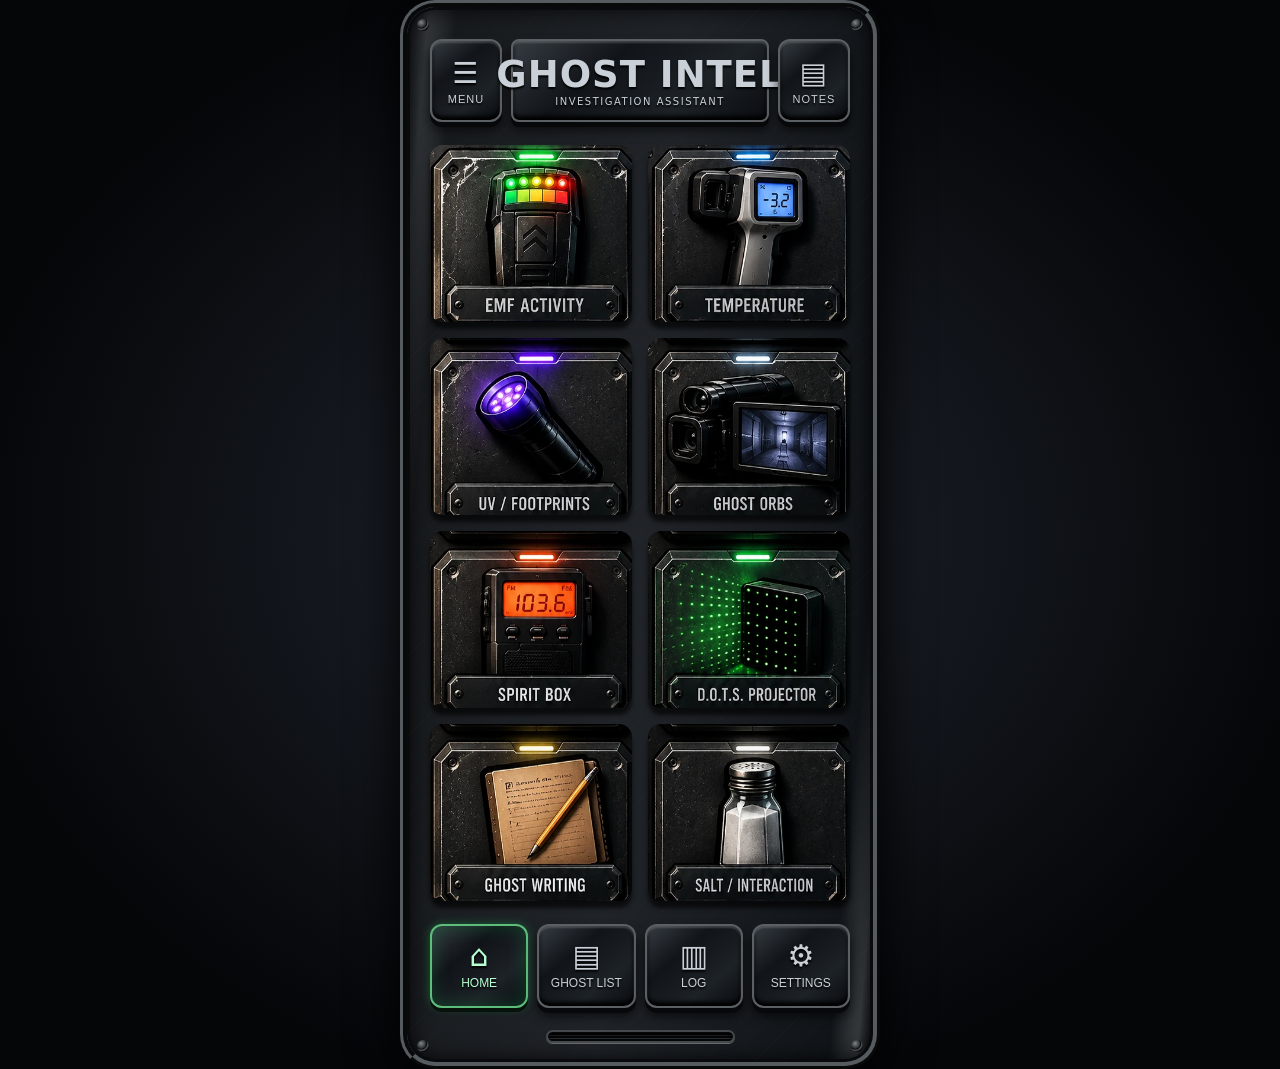
<file: index.html>
<!doctype html>
<html lang="en"><head><meta charset="utf-8"><meta name="viewport" content="width=device-width,initial-scale=1,viewport-fit=cover"><meta name="theme-color" content="#0a0c10"><title>Ghost Intel — Device Dashboard</title><link rel="stylesheet" href="styles.css?v=beta-behavior-1"></head>
<body><main class="device" aria-label="Ghost Intel device dashboard">
<header class="device-header"><button class="small-key" id="menuBtn" aria-label="Open menu"><span class="menu-icon">☰</span><span>MENU</span></button><div class="nameplate"><strong>GHOST INTEL</strong><small>INVESTIGATION ASSISTANT</small></div><button class="small-key" id="notesBtn" aria-label="Notes"><span class="menu-icon">▤</span><span>NOTES</span></button></header>
<button type="button" id="tempBanner" class="temp-banner" hidden aria-label="Temperature check status"><span class="temp-banner-top"><strong>THERMOMETER</strong><span id="tempBannerPct">100% left</span></span><span class="temp-track"><span id="tempBannerFill"></span></span><span id="tempBannerTime">Next check in 3:00</span></button>
<section class="control-grid" aria-label="Observation equipment">
<button class="equipment" data-id="emf" aria-label="EMF Activity"><img src="assets/emf.webp" alt="" draggable="false"></button>
<button class="equipment" data-id="temperature" aria-label="Temperature"><img src="assets/temperature.webp" alt="" draggable="false"></button>
<button class="equipment" data-id="uv" aria-label="UV and Footprints"><img src="assets/uv.webp" alt="" draggable="false"></button>
<button class="equipment" data-id="orbs" aria-label="Ghost Orbs"><img src="assets/orbs.webp" alt="" draggable="false"></button>
<button class="equipment" data-id="spirit" aria-label="Spirit Box"><img src="assets/spirit.webp" alt="" draggable="false"></button>
<button class="equipment" data-id="dots" aria-label="D.O.T.S. Projector"><img src="assets/dots.webp" alt="" draggable="false"></button>
<button class="equipment" data-id="writing" aria-label="Ghost Writing"><img src="assets/writing.webp" alt="" draggable="false"></button>
<button class="equipment" data-id="salt" aria-label="Salt and Interaction"><img src="assets/salt.webp" alt="" draggable="false"></button>
</section>
<nav class="device-nav" aria-label="Device navigation"><button class="nav-key active" data-page="home"><span class="nav-symbol">⌂</span><span>HOME</span></button><button class="nav-key" data-page="ghosts"><span class="nav-symbol">▤</span><span>GHOST LIST</span></button><button class="nav-key" data-page="log"><span class="nav-symbol">▥</span><span>LOG</span></button><button class="nav-key" data-page="settings"><span class="nav-symbol">⚙</span><span>SETTINGS</span></button></nav>
<div class="speaker" aria-hidden="true"></div><div class="corner c1"></div><div class="corner c2"></div><div class="corner c3"></div><div class="corner c4"></div>
</main>
<div class="toast" id="toast" role="status" aria-live="polite"></div>
<div class="drawer" id="drawer" hidden><div class="drawer-card"><div class="drawer-head"><strong id="drawerTitle">Ghost Intel</strong><button id="closeDrawer" aria-label="Close">×</button></div><p id="drawerMessage"></p><div class="drawer-actions"><a href="investigation-original.html">Open original investigation prototype</a><button id="dismissDrawer">Back to device</button></div></div></div>
<script src="app.js?v=beta-behavior-plain-4"></script></body></html>
</file>
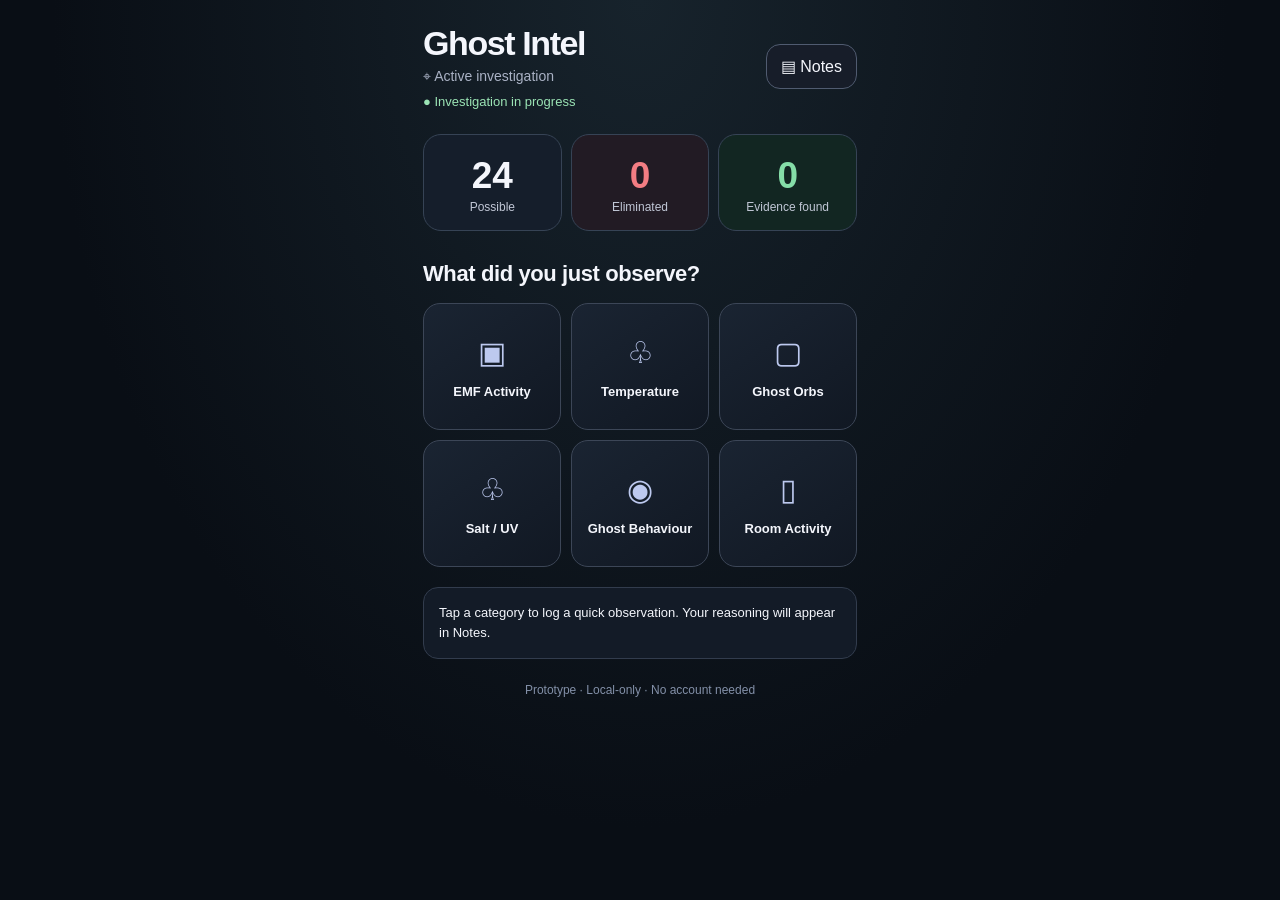
<file: investigation-original.html>
<!doctype html><html lang="en"><head><meta charset="utf-8"><meta name="viewport" content="width=device-width,initial-scale=1,viewport-fit=cover"><meta name="theme-color" content="#090e15"><title>Ghost Intel · Prototype</title><style>
:root{color-scheme:dark;font-family:-apple-system,BlinkMacSystemFont,'Segoe UI',sans-serif;background:#090e15;color:#f4f6fc}*{box-sizing:border-box}body{margin:0;min-height:100dvh;background:radial-gradient(ellipse at 50% 0%,#17232c 0%,#090e15 65%)}button{font:inherit;cursor:pointer;color:inherit}button:focus-visible{outline:2px solid #b5a2ff;outline-offset:3px}.app{width:min(100%,470px);margin:auto;padding:calc(env(safe-area-inset-top) + 24px) 18px calc(env(safe-area-inset-bottom) + 24px)}header{display:flex;align-items:center;justify-content:space-between;gap:12px}h1{font-size:34px;letter-spacing:-1.4px;margin:0}h2{font-size:22px;margin:22px 0 16px;letter-spacing:-.4px}.muted{color:#aab2c5}.sub{font-size:14px;margin-top:5px}.status{color:#9be4b5;margin-top:9px;font-size:13px}.notes-btn,.outline{background:#171d29;border:1px solid #505b70;border-radius:14px;padding:12px 14px;white-space:nowrap}.stats{display:grid;grid-template-columns:repeat(3,1fr);gap:9px;margin:25px 0 30px}.stat{background:#151e2b;border:1px solid #364355;border-radius:18px;text-align:center;padding:20px 4px 16px}.stat:nth-child(2){background:#221b24}.stat:nth-child(3){background:#122622}.num{font-size:37px;font-weight:750}.stat:nth-child(2) .num{color:#f37d83}.stat:nth-child(3) .num{color:#85dda8}.label{font-size:12px;color:#c1c7d6;margin-top:3px}.tiles{display:grid;grid-template-columns:repeat(3,1fr);gap:10px}.tile{min-height:127px;border-radius:17px;background:linear-gradient(145deg,#1a2432,#111823);border:1px solid #3c4657;display:flex;align-items:center;justify-content:center;flex-direction:column;gap:14px;padding:10px 4px;font-size:13px;font-weight:650;text-align:center}.tile .ico{font-size:30px;font-weight:400;color:#bdc9ef}.tile:active,.tile.active{border-color:#a276ff;background:#242039}.summary{margin-top:20px;border:1px solid #323c4d;background:#131b27;padding:15px;border-radius:15px;font-size:13px;line-height:1.55}.summary b{color:#d8dfff}.bottom{position:fixed;inset:0;background:#0009;display:flex;align-items:flex-end;justify-content:center;z-index:10}.sheet{background:linear-gradient(#1b2029,#10151d);border:1px solid #3d4655;border-radius:29px 29px 0 0;padding:15px 20px calc(env(safe-area-inset-bottom) + 25px);width:min(100%,470px);max-height:88dvh;overflow-y:auto;box-shadow:0 -20px 70px #0009}.handle{width:54px;height:5px;background:#606676;border-radius:5px;margin:0 auto 23px}.sheet-head{display:flex;justify-content:space-between;align-items:center;gap:10px}.sheet-title{font-size:26px;font-weight:750}.close{border:1px solid #4a5260;background:#282e39;border-radius:50%;width:40px;height:40px;font-size:24px}.progress{height:7px;background:#343944;border-radius:10px;overflow:hidden;margin:23px 0 7px}.fill{height:100%;background:#709df0;transition:width .2s}.progress-label{font-size:12px;color:#bbc4d6;text-align:right}.question{font-size:20px;font-weight:650;text-align:center;margin:24px 0}.answers{display:grid;grid-template-columns:1fr 1fr;gap:12px}.answer{border-radius:14px;padding:17px 10px;font-size:20px;font-weight:700;border:1px solid}.yes{background:#173028;border-color:#7fe4ae}.no{background:#301d23;border-color:#ff6d79}.skip{grid-column:span 2;background:#2a303a;border-color:#667083;font-size:16px}.hint{font-size:13px;line-height:1.5;color:#b9c2d5;margin:18px 0 0}.actions{display:flex;gap:8px;flex-wrap:wrap;margin-top:17px}.small{font-size:13px;padding:9px 11px;border-radius:10px;border:1px solid #465367;background:#202a39}.notes{position:fixed;inset:0;z-index:20;background:#0b1018;overflow-y:auto}.notes-inner{width:min(100%,470px);margin:auto;padding:calc(env(safe-area-inset-top) + 20px) 18px calc(env(safe-area-inset-bottom) + 30px)}.entry{border:1px solid #384255;border-radius:15px;padding:14px;margin:12px 0;background:#151c27}.entry-head{display:flex;justify-content:space-between;gap:12px;align-items:start}.entry h3{font-size:15px;margin:0 0 6px}.entry p{font-size:13px;color:#c5cde0;line-height:1.55;margin:8px 0}.tag{color:#c5a9ff;font-size:12px}.note-summary{border:1px solid #3c4757;background:#192231;border-radius:16px;padding:16px;line-height:1.6;font-size:14px}.hidden{display:none!important}.barrow{display:flex;justify-content:space-between;gap:12px;font-size:13px;color:#c4cede;margin-top:8px}.pill{border:1px solid #515e73;border-radius:30px;padding:7px 12px;background:#222b3a;font-size:13px}.count{font-size:40px;font-weight:750;text-align:center;margin:8px}.footer{font-size:12px;color:#8390a8;text-align:center;margin-top:24px}@media(max-width:350px){.tile{min-height:112px;font-size:11px}.tile .ico{font-size:25px}h1{font-size:29px}.sheet{padding-left:14px;padding-right:14px}}
</style></head><body><main class="app"><header><div><h1>Ghost Intel</h1><div class="sub muted">⌖ <span id="mapName">Active investigation</span></div><div class="status">● Investigation in progress</div></div><button class="notes-btn" id="notesBtn">▤ Notes <span id="notesCount"></span></button></header><div class="stats"><div class="stat"><div class="num" id="possible">24</div><div class="label">Possible</div></div><div class="stat"><div class="num" id="eliminated">0</div><div class="label">Eliminated</div></div><div class="stat"><div class="num" id="confirmed">0</div><div class="label">Evidence found</div></div></div><h2>What did you just observe?</h2><div class="tiles"><button class="tile" data-kind="emf"><span class="ico">▣</span>EMF Activity</button><button class="tile" data-kind="temp"><span class="ico">♧</span>Temperature</button><button class="tile" data-kind="orbs"><span class="ico">▢</span>Ghost Orbs</button><button class="tile" data-kind="salt"><span class="ico">♧</span>Salt / UV</button><button class="tile" data-kind="behavior"><span class="ico">◉</span>Ghost Behaviour</button><button class="tile" data-kind="room"><span class="ico">▯</span>Room Activity</button></div><div class="summary" id="homeSummary">Tap a category to log a quick observation. Your reasoning will appear in Notes.</div><div class="footer">Prototype · Local-only · No account needed</div></main><div id="overlay" class="bottom hidden" role="dialog" aria-modal="true"><div class="sheet"><div class="handle"></div><div class="sheet-head"><div><div class="sheet-title" id="sheetTitle"></div><div class="muted sub">Quick Observation</div></div><button class="close" id="closeSheet" aria-label="Close">×</button></div><div id="sheetBody"></div></div></div><section class="notes hidden" id="notesPage"><div class="notes-inner"><header><div><h1>Observation Notes</h1><div class="sub muted">Your investigation's train of thought</div></div><button class="notes-btn" id="backBtn">← Back</button></header><h2>Logical summary</h2><div class="note-summary" id="logicSummary"></div><h2>Observation sequence</h2><div id="entries"></div><div class="actions"><button class="small" id="undoBtn">↶ Undo last</button><button class="small" id="resetBtn">Start new investigation</button></div></div></section><script>
const KEY='ghost-intel-prototype-v1';const GHOSTS=['Banshee','Demon','Deogen','Goryo','Hantu','Jinn','Mare','Moroi','Myling','Obake','Oni','Onryo','Phantom','Poltergeist','Raiju','Revenant','Shade','Spirit','Thaye','The Mimic','The Twins','Wraith','Yokai','Yurei'];let state={events:[],emf:0,orbAngles:0,tempChecks:0,roomChecks:0};try{state={...state,...JSON.parse(localStorage.getItem(KEY)||'{}')}}catch{}let kind='',step=0,answers=[];const $=id=>document.getElementById(id),save=()=>{localStorage.setItem(KEY,JSON.stringify(state));render()};const titles={emf:'EMF Activity',temp:'Temperature',orbs:'Ghost Orbs',salt:'Salt / UV',behavior:'Ghost Behaviour',room:'Room Activity'};
const questions={salt:[{q:'Did the ghost disturb a salt pile?',yes:'A confirmed ghost salt disturbance rules out Wraith.',no:'An untouched pile does not confirm Wraith.',yesElim:['Wraith'],noNext:2},{q:'Did you see UV footprints after the disturbance?',yes:'UV footprints support UV evidence when validly observed.',no:'Missing footprints alone is inconclusive; they can be missed or disappear.',yesEvidence:'Ultraviolet'},{q:'Did you confirm the ghost passed through the salt location?',yes:'A confirmed passage without disturbed salt is a Wraith clue, but verify the setup and consider Mimic.',no:'The ghost may not have crossed the salt.'}],behavior:[{q:'Did you observe the ghost during a hunt?',yes:'Hunt observations can help distinguish blinking and speed.',no:'We can check non-hunt behaviour instead.',noNext:3},{q:'Was it invisible for unusually long periods?',yes:'Long invisible phases support Phantom, but are not proof.',no:'No strong Phantom blink clue was observed.'},{q:'Did it become extremely slow when very close to a player?',yes:'Very slow movement close to a player supports Deogen.',no:'No close-range Deogen clue was confirmed.'},{q:'Did multiple objects fly almost simultaneously?',yes:'A mass object throw supports Poltergeist; Mimic remains possible.',no:'No mass-throw clue was observed.'},{q:'Did a ghost disappear immediately when photographed during a ghost event?',yes:'A valid disappearance on photo is a strong Phantom-specific clue.',no:'No Phantom photo clue was confirmed.'}],room:[{q:'Did the ghost interact with objects in the same room repeatedly?',yes:'Repeated interactions support this room as an active area.',no:'No repeated interactions confirmed.'},{q:'Was this room consistently colder than nearby rooms?',yes:'Lower temperatures support this room as a likely favourite.',no:'No consistent cold-room clue.'},{q:'Did motion sensors suggest the ghost returned here?',yes:'Repeated returns add support, but do not prove the favourite room.',no:'No repeated return pattern confirmed.'}]};
function event(title,answer,meaning,extra={}){state.events.push({title,answer,meaning,time:new Date().toLocaleTimeString([],{hour:'numeric',minute:'2-digit'}),...extra});save()}
function updateStats(){const elim=new Set(state.events.flatMap(e=>e.elim||[]));const evid=new Set(state.events.map(e=>e.evidence).filter(Boolean));$('possible').textContent=GHOSTS.length-elim.size;$('eliminated').textContent=elim.size;$('confirmed').textContent=evid.size;$('notesCount').textContent=state.events.length||'';return{elim,evid}}
function render(){const{elim,evid}=updateStats();$('homeSummary').innerHTML=state.events.length?`<b>${state.events.length} observation${state.events.length!==1?'s':''} logged.</b> ${elim.size?Array.from(elim).join(', ')+' eliminated. ':''}${evid.size?'Evidence: '+Array.from(evid).join(', ')+'. ':''}Open Notes to follow the reasoning.`:'Tap a category to log a quick observation. Your reasoning will appear in Notes.';const parts=[];if(elim.size)parts.push('<b>Eliminated:</b> '+[...elim].join(', ')+'.');if(evid.size)parts.push('<b>Evidence confirmed:</b> '+[...evid].join(', ')+'.');if(state.emf)parts.push(`<b>EMF:</b> ${state.emf} eligible non-5 checks; ${(100*(1-Math.pow(2/3,state.emf))).toFixed(1)}% theoretical chance to have seen EMF 5 by now if available and checks were independent.`);if(state.orbAngles)parts.push(`<b>Orbs:</b> ${state.orbAngles} angle checks logged. Absence does not rule out orbs.`);parts.push('<b>Reminder:</b> Suspicions and negative checks are not proof. Reduced-evidence modes change elimination rules.');$('logicSummary').innerHTML=parts.join('<br><br>');$('entries').innerHTML=state.events.length?state.events.map((e,i)=>`<article class="entry"><div class="entry-head"><div><h3>${i+1}. ${escapeHtml(e.title)}</h3><div class="muted sub">${escapeHtml(e.time)} · Answer: ${escapeHtml(e.answer)}</div></div><span class="tag">${e.elim?'Elimination':e.evidence?'Evidence':'Observation'}</span></div><p><b>What you found:</b> ${escapeHtml(e.title)} — ${escapeHtml(e.answer)}</p><p><b>Logical conclusion:</b> ${escapeHtml(e.meaning)}</p></article>`).join(''):'<p class="muted">No observations logged yet.</p>'}
function escapeHtml(s){return String(s).replace(/[&<>"']/g,c=>({'&':'&amp;','<':'&lt;','>':'&gt;','"':'&quot;',"'":'&#39;'}[c]))}
function open(k){kind=k;step=0;answers=[];$('sheetTitle').textContent=titles[k];$('overlay').classList.remove('hidden');document.querySelectorAll('.tile').forEach(t=>t.classList.toggle('active',t.dataset.kind===k));draw()}
function close(){ $('overlay').classList.add('hidden');document.querySelectorAll('.tile').forEach(t=>t.classList.remove('active'))}
function draw(){const b=$('sheetBody');if(questions[kind]){const q=questions[kind][step];b.innerHTML=`<div class="progress"><div class="fill" style="width:${(step+1)/questions[kind].length*100}%"></div></div><div class="progress-label">Question ${step+1} of ${questions[kind].length}</div><div class="question">${q.q}</div><div class="answers"><button class="answer yes" data-ans="yes">✓ Yes</button><button class="answer no" data-ans="no">× No</button><button class="answer skip" data-ans="skip">Not sure / Skip</button></div><div class="hint">Answers are saved immediately. Each answer advances to the next relevant question.</div>`;b.querySelectorAll('[data-ans]').forEach(btn=>btn.onclick=()=>respond(btn.dataset.ans));return}
if(kind==='emf'){const chance=100*(1-Math.pow(2/3,state.emf));b.innerHTML=`<div class="count">${state.emf} <span style="font-size:15px;color:#aab2c5">/ 7 checks</span></div><div class="progress"><div class="fill" style="width:${Math.min(100,state.emf/7*100)}%"></div></div><div class="barrow"><span>Eligible non-5 interactions</span><span>${chance.toFixed(1)}% detection chance*</span></div><div class="question">What did you observe?</div><div class="answers"><button class="answer yes" id="emfAdd">+ Eligible check</button><button class="answer no" id="emfFive">EMF 5 seen</button><button class="answer skip" id="emfOther">Other EMF / not eligible</button></div><p class="hint">*Theoretical chance of seeing EMF 5 after independent eligible checks, if available. Even at 7+ checks, do not automatically eliminate EMF 5.</p>`;$('emfAdd').onclick=()=>{state.emf++;event('Eligible EMF interaction','No Level 5','A valid non-5 reading adds a trial; it does not eliminate EMF 5.');draw()};$('emfFive').onclick=()=>{event('EMF Level 5','Yes','EMF Level 5 evidence confirmed.',{evidence:'EMF Level 5'});close()};$('emfOther').onclick=()=>{event('Other EMF reading','Observed','This was not counted as a confirmed eligible EMF 5 trial.');close()};return}
if(kind==='temp'){b.innerHTML=`<div class="question">What did the thermometer show?</div><div class="answers"><button class="answer yes" data-t="freezing">Below 1°C</button><button class="answer no" data-t="cold">1–5°C</button><button class="answer skip" data-t="warm">Above 5°C / unsure</button></div><p class="hint">Digital thermometer assumption. A valid reading below 1°C confirms freezing. Other readings do not eliminate it.</p>`;b.querySelectorAll('[data-t]').forEach(x=>x.onclick=()=>{const v=x.dataset.t;state.tempChecks++;event('Temperature check',x.textContent,v==='freezing'?'Valid digital freezing reading confirms Freezing Temperatures.':'Temperature logged. Nonfreezing readings do not eliminate freezing evidence.',v==='freezing'?{evidence:'Freezing Temperatures'}:{});close()});return}
if(kind==='orbs'){b.innerHTML=`<div class="count">${state.orbAngles} <span style="font-size:15px;color:#aab2c5">angles checked</span></div><div class="question">Did you see a Ghost Orb?</div><div class="answers"><button class="answer yes" id="orbYes">✓ Yes</button><button class="answer no" id="orbNo">× No</button><button class="answer skip" id="orbSkip">Not sure</button></div><p class="hint">No orb in one or several camera views is not a definitive exclusion. Reposition the camera or revisit later.</p>`;$('orbYes').onclick=()=>{event('Ghost Orb observed','Yes','Ghost Orbs confirmed. Remember that The Mimic can produce extra orbs.',{evidence:'Ghost Orbs'});close()};$('orbNo').onclick=()=>{state.orbAngles++;event('Ghost Orb camera angle','No orb observed','No orb in this angle; change the angle and revisit. This does not eliminate Ghost Orbs.');draw()};$('orbSkip').onclick=close;return}}
function respond(a){const q=questions[kind][step];if(a==='skip'){event(q.q,'Not sure','No conclusion drawn from this answer.');close();return}const yes=a==='yes';const extra={};if(yes&&q.yesElim)extra.elim=q.yesElim;if(yes&&q.yesEvidence)extra.evidence=q.yesEvidence;event(q.q,yes?'Yes':'No',yes?q.yes:q.no,extra);let next=(!yes&&q.noNext!==undefined)?q.noNext:step+1;if(next>=questions[kind].length){close();return}step=next;draw()}
document.querySelectorAll('.tile').forEach(b=>b.onclick=()=>open(b.dataset.kind));$('closeSheet').onclick=close;$('overlay').addEventListener('click',e=>{if(e.target===$('overlay'))close()});$('notesBtn').onclick=()=>{$('notesPage').classList.remove('hidden');render()};$('backBtn').onclick=()=>$('notesPage').classList.add('hidden');$('undoBtn').onclick=()=>{state.events.pop();state.emf=state.events.filter(e=>e.title==='Eligible EMF interaction').length;state.orbAngles=state.events.filter(e=>e.title==='Ghost Orb camera angle').length;save()};$('resetBtn').onclick=()=>{if(confirm('Start a new investigation and clear all logged observations?')){state={events:[],emf:0,orbAngles:0,tempChecks:0,roomChecks:0};save()}};render();
</script></body></html>
</file>
<file: styles.css>
:root{color-scheme:dark;font-family:Impact,'Arial Narrow',system-ui,sans-serif;-webkit-tap-highlight-color:transparent}*{box-sizing:border-box}html{background:#07090c}body{margin:0;min-height:100dvh;display:flex;justify-content:center;align-items:center;background:radial-gradient(ellipse at center,#202630,#050608 75%);color:#d4d8dd}.device{--pad:clamp(12px,3.6vw,23px);width:min(100%,480px);min-height:100dvh;position:relative;display:flex;flex-direction:column;gap:clamp(14px,2.5dvh,24px);padding:calc(env(safe-area-inset-top) + 25px) var(--pad) calc(env(safe-area-inset-bottom) + 19px);overflow:hidden;background:linear-gradient(95deg,#121519,#34383c 4%,#181b1e 9%,#202429 50%,#111519 92%,#3b4043 97%,#0c0e11);border-inline:5px ridge #44494e;box-shadow:inset 0 0 0 3px #080a0d,inset 0 0 25px #000,0 10px 50px #000}.device:before{content:"";position:absolute;inset:0;pointer-events:none;opacity:.23;background:repeating-linear-gradient(135deg,transparent 0 3px,#fff1 3.2px 3.5px,transparent 4px 19px)}.device-header,.control-grid,.device-nav,.speaker{position:relative;z-index:1}.device-header{display:grid;grid-template-columns:72px 1fr 72px;gap:9px;align-items:stretch;min-height:83px}.nameplate,.small-key,.nav-key{border:2px solid #5b6064;background:linear-gradient(140deg,#363c42,#111419 35%,#1d2227 70%,#090c10);box-shadow:inset 0 2px 2px #a1a6a64d,inset 0 -4px 4px #000,0 5px 0 #070809,0 8px 12px #000a;color:#c9d0d7;text-shadow:0 2px 2px #000}.nameplate{display:flex;flex-direction:column;align-items:center;justify-content:center;border-radius:8px;min-width:0;padding:8px 1px}.nameplate strong{font-size:clamp(22px,6.2vw,37px);letter-spacing:1px;white-space:nowrap;line-height:1.12}.nameplate small{font-size:clamp(7px,1.75vw,10px);letter-spacing:1.5px;white-space:nowrap}.small-key{border-radius:12px;display:flex;flex-direction:column;align-items:center;justify-content:center;gap:3px;font-size:11px;letter-spacing:1px;cursor:pointer}.menu-icon{font-family:system-ui;font-size:29px;line-height:1.2}.control-grid{display:grid;grid-template-columns:repeat(2,minmax(0,1fr));gap:clamp(12px,2.5vw,17px);flex:1;align-content:center}.equipment{position:relative;display:block;width:100%;aspect-ratio:1.14/1;min-height:0;border:0;background:#17191c;border-radius:16px;padding:0;cursor:pointer;filter:drop-shadow(0 7px 2px #000a);transform:translateY(0);transition:transform 100ms ease,filter 100ms ease,brightness 100ms ease;touch-action:manipulation}.equipment img{width:100%;height:100%;object-fit:fill;display:block;border-radius:13px;user-select:none;pointer-events:none}.equipment:active,.equipment.pressed{transform:translateY(5px) scale(.985);filter:brightness(.67) drop-shadow(0 1px 1px #0008)}.equipment:focus-visible,.small-key:focus-visible,.nav-key:focus-visible{outline:3px solid #a8f4ca;outline-offset:3px}.device-nav{display:grid;grid-template-columns:repeat(4,minmax(0,1fr));gap:9px}.nav-key{min-width:0;border-radius:12px;min-height:84px;display:flex;flex-direction:column;justify-content:center;align-items:center;gap:5px;font-size:clamp(9px,2.1vw,12px);cursor:pointer}.nav-key.active{color:#b5ffd2;border-color:#5ebd7b;box-shadow:inset 0 0 17px #146c3880,0 4px 0 #07120a,0 0 10px #1ba05277}.nav-symbol{font-family:system-ui;font-size:30px;line-height:1}.small-key:active,.nav-key:active{transform:translateY(4px);filter:brightness(.72)}.speaker{height:13px;width:45%;margin:0 auto;border:2px solid #45494b;border-radius:20px;background:repeating-linear-gradient(0deg,#060708 0 2px,#2b2e31 2px 3px);box-shadow:inset 0 3px 5px #000,0 1px 0 #65696b}.corner{position:absolute;width:12px;height:12px;border-radius:50%;background:radial-gradient(circle at 35% 30%,#80868a,#24282d 43%,#050608 48%,#555a60 58%,#090a0b 72%);z-index:2}.c1{top:12px;left:10px}.c2{top:12px;right:10px}.c3{bottom:10px;left:10px}.c4{bottom:10px;right:10px}.toast{position:fixed;z-index:5;bottom:22px;left:50%;transform:translate(-50%,15px);background:#171e23;border:1px solid #58666b;color:#e5f4e9;border-radius:12px;padding:12px 18px;font:14px system-ui;max-width:90vw;opacity:0;pointer-events:none;transition:.2s}.toast.show{opacity:1;transform:translate(-50%,0)}.drawer{position:fixed;z-index:10;inset:0;background:#000b;display:grid;place-items:center;padding:18px}.drawer[hidden]{display:none}.drawer-card{width:min(100%,410px);border:2px solid #667078;border-radius:18px;padding:22px;background:linear-gradient(145deg,#30373c,#101317);box-shadow:0 20px 60px #000;color:#e5ebed;font:15px system-ui}.drawer-head{display:flex;justify-content:space-between;align-items:center;font-size:20px}.drawer-head button{background:#20272c;border:1px solid #667078;border-radius:8px;color:white;font-size:25px;width:42px;height:42px}.drawer-actions{display:flex;flex-direction:column;gap:10px}.drawer-actions a,.drawer-actions button{background:#202b31;border:1px solid #5b6a70;color:#e9f5f0;border-radius:9px;padding:13px;text-align:center;text-decoration:none;font:14px system-ui;cursor:pointer}@media(min-width:500px){.device{min-height:min(94dvh,900px);border:7px ridge #555b5e;border-radius:35px;padding-top:32px}.control-grid{gap:16px}}@media(max-height:720px){.device{gap:9px;padding-top:calc(env(safe-area-inset-top) + 13px);padding-bottom:calc(env(safe-area-inset-bottom) + 9px)}.device-header{min-height:65px;grid-template-columns:62px 1fr 62px}.nav-key{min-height:63px}.nav-symbol{font-size:23px}.equipment{aspect-ratio:1.32/1}.speaker{height:8px}}@media(prefers-reduced-motion:reduce){*,*:before,*:after{transition:none!important}}


.drawer-actions[hidden]{display:none}
.emf-prompt{display:block;margin:16px 0 18px;font-weight:700;font-size:18px}
.emf-levels{display:grid;grid-template-columns:repeat(5,minmax(0,1fr));gap:7px;margin-bottom:19px}
.emf-level{min-width:0;min-height:82px;display:flex;flex-direction:column;align-items:center;justify-content:center;gap:9px;color:#eef3f5;background:linear-gradient(145deg,#404951,#151a1e 65%);border:2px solid #66717b;border-radius:10px;box-shadow:inset 0 2px 1px #ffffff30,inset 0 -4px 3px #0009,0 5px 0 #07090b;touch-action:manipulation;cursor:pointer}
.emf-level:active{transform:translateY(4px);box-shadow:inset 0 3px 8px #000}
.emf-level strong{font-size:26px}.emf-dot{width:13px;height:13px;border-radius:50%;background:var(--led);box-shadow:0 0 10px var(--led)}
.emf-1{--led:#50e87b}.emf-2{--led:#a8ed50}.emf-3{--led:#f5d650}.emf-4{--led:#f49a47}.emf-5{--led:#f05256}
.emf-warning,.emf-status,.emf-feedback{display:block;font:13px/1.45 system-ui}
.emf-warning{padding:12px;border:1px solid #9e7a3d;border-radius:10px;color:#f5d7a2;background:#362d1c}
.emf-warning strong{display:block;margin-bottom:4px}
.emf-status{margin-top:16px;color:#b7e7c6;font-weight:700}
.emf-feedback{min-height:36px;margin-top:10px;color:#d5dde3}
.emf-undo{width:100%;min-height:44px;border:1px solid #68747c;border-radius:9px;background:#232b31;color:#e7eff1;font:14px system-ui}
.emf-undo:disabled{opacity:.4}
@media(max-width:360px){.drawer-card{padding:15px}.emf-levels{gap:4px}.emf-level{min-height:70px}}


/* EMF evidence status: illuminated device-frame overlay, original artwork unchanged */
.equipment.evidence-confirmed{isolation:isolate;filter:drop-shadow(0 0 9px #23ef70) drop-shadow(0 0 3px #18d653)}
.equipment.evidence-confirmed::after{content:"";position:absolute;inset:3px;border:4px solid #43fa81;border-radius:13px;pointer-events:none;box-shadow:inset 0 0 12px #22f76d,0 0 13px #18fa69;clip-path:polygon(0 8%,8% 0,92% 0,100% 8%,100% 92%,92% 100%,8% 100%,0 92%);}
.emf-five-confirmed{border-color:#ff6565!important;background:linear-gradient(145deg,#803038,#3b1217 75%)!important;box-shadow:inset 0 0 18px #fc3b50,0 0 12px #ff364f,0 5px 0 #18090b!important}
.emf-five-confirmed strong{color:#fff}
.emf-confirmed{display:block;margin:-4px 0 15px;padding:12px;text-align:center;color:#ffb9b9;border:2px solid #e74851;background:#451b23;border-radius:10px;font:700 14px system-ui;box-shadow:0 0 12px #d92b3d65}
.emf-confirmed[hidden]{display:none}


.emf-running-panel{display:flex;flex-direction:column;gap:12px;align-items:center;margin:14px 0;padding:16px 10px;border:2px solid #a44646;border-radius:13px;background:linear-gradient(155deg,#401b22,#1c1115);box-shadow:inset 0 0 16px #ef343327}
.emf-running-panel[hidden]{display:none}
.emf-running-label{text-align:center;color:#ffd0cb;font:700 12px/1.5 system-ui;letter-spacing:.4px}
.emf-timer{font:700 clamp(38px,12vw,56px)/1.2 ui-monospace,monospace;letter-spacing:2px;color:#fff;font-variant-numeric:tabular-nums}
.emf-stop{width:100%;min-height:82px;border:3px solid #ff9d98;border-radius:14px;background:linear-gradient(160deg,#f0443d,#9d1019);color:#fff;font:900 clamp(20px,6vw,27px) system-ui;box-shadow:inset 0 3px 2px #ffffff55,0 6px 0 #470b10,0 0 20px #ff2d3966;touch-action:manipulation}
.emf-stop:active{transform:translateY(5px);box-shadow:inset 0 2px 6px #42080b}
.emf-level:disabled{opacity:.36;filter:grayscale(.5);cursor:not-allowed}
.emf-level.emf-running{opacity:1;filter:none;border-color:#f8f5c5;box-shadow:inset 0 0 12px #e6e9b13b,0 0 13px #fff3ad70}


.emf-clear{display:block;width:100%;min-height:48px;margin-top:12px;border:2px solid #b96c64;border-radius:9px;background:linear-gradient(145deg,#4d2829,#26191b);color:#ffe5e0;font:800 14px system-ui;letter-spacing:.6px;cursor:pointer}
.emf-clear:disabled{opacity:.4;cursor:not-allowed}
.emf-clear-confirm{display:flex;flex-direction:column;gap:10px;margin-top:12px;padding:14px;border:1px solid #d18479;border-radius:10px;background:#301d20;font:13px/1.4 system-ui}
.emf-clear-confirm[hidden]{display:none}
.emf-clear-confirm strong{color:#ffe4df}.emf-clear-confirm span{color:#d5c9c7}
.emf-clear-actions{display:grid;grid-template-columns:1fr 1fr;gap:9px}
.emf-clear-actions button{min-height:46px;border-radius:8px;border:1px solid #a96e67;background:#3e2b2d;color:white;font:700 12px system-ui}
.emf-clear-actions button:first-child{background:#a52e31;border-color:#f1a5a0}


/* Mobile modal accessibility: never trap controls below the viewport */
.drawer{overflow-y:auto;overscroll-behavior:contain;align-items:center;justify-items:center;padding:calc(env(safe-area-inset-top) + 12px) 12px calc(env(safe-area-inset-bottom) + 20px);-webkit-overflow-scrolling:touch}
.drawer-card{max-height:calc(100dvh - env(safe-area-inset-top) - env(safe-area-inset-bottom) - 36px);overflow-y:auto;overscroll-behavior:contain;-webkit-overflow-scrolling:touch;min-height:0}
.drawer-head{position:sticky;top:-22px;z-index:3;padding:8px 0;background:#2c3237}
#drawerMessage{margin:0;min-width:0}
.emf-clear-confirm{scroll-margin-bottom:24px}
.emf-clear-actions{position:relative;z-index:2}
@media(max-width:400px){.drawer-card{padding:16px}.drawer-head{top:-16px}.emf-level{min-height:72px}.emf-prompt{margin:12px 0}.emf-warning{padding:10px}}


/* iPhone Safari bottom address bar: reserve a permanent unobstructed action zone */
.drawer{display:flex;align-items:flex-start;justify-content:center;padding:calc(env(safe-area-inset-top) + 12px) 12px calc(env(safe-area-inset-bottom) + 112px);overflow-y:auto}
.drawer-card{width:min(100%,410px);max-height:calc(100dvh - env(safe-area-inset-top) - env(safe-area-inset-bottom) - 144px);overflow-y:auto;flex-shrink:0;padding-bottom:24px;scroll-padding-bottom:32px}
.emf-clear-confirm{scroll-margin-bottom:35px}
@media(min-width:700px){.drawer{align-items:center;padding-bottom:24px}.drawer-card{max-height:calc(100dvh - 60px)}}


.emf-checks{display:grid;grid-template-columns:repeat(7,minmax(0,1fr));gap:5px;margin:12px 0}
.emf-check{display:flex;justify-content:center;align-items:center;min-width:0;aspect-ratio:1;border:2px solid #626d74;border-radius:7px;background:#182026;color:#a9b5bb;font:700 13px system-ui}
.emf-check.checked{background:#22583b;border-color:#58e38a;color:#e3ffeb;box-shadow:0 0 8px #35e67855}
.emf-check.checked::before{content:'✓';margin-right:2px}
.emf-caution{display:block;font:12px/1.45 system-ui;color:#f4d39b;margin:8px 0}
.emf-caution[hidden]{display:none}


/* EMF full-screen fit: one fixed device panel, no internal scrolling */
.drawer:has(#emfChecks){padding:calc(env(safe-area-inset-top) + 8px) 8px calc(env(safe-area-inset-bottom) + 80px);overflow:hidden;align-items:center}
.drawer:has(#emfChecks) .drawer-card{width:min(100%,480px);max-height:calc(100dvh - env(safe-area-inset-top) - env(safe-area-inset-bottom) - 100px);height:auto;overflow:visible;padding:clamp(10px,2.3dvh,18px);display:flex;flex-direction:column}
.drawer:has(#emfChecks) .drawer-head{position:static;padding:0;background:transparent;flex-shrink:0}
.drawer:has(#emfChecks) #drawerMessage{display:flex;flex-direction:column;gap:clamp(5px,1dvh,11px);min-height:0}
.drawer:has(#emfChecks) .emf-prompt{margin:0;font-size:clamp(14px,2.2dvh,18px)}
.drawer:has(#emfChecks) .emf-levels{margin:0;gap:5px}
.drawer:has(#emfChecks) .emf-level{min-height:clamp(52px,9dvh,82px);gap:4px}
.drawer:has(#emfChecks) .emf-level strong{font-size:clamp(20px,3.5dvh,26px)}
.drawer:has(#emfChecks) .emf-warning{padding:8px 10px;font-size:clamp(11px,1.55dvh,13px);line-height:1.3}
.drawer:has(#emfChecks) .emf-status{margin:0;font-size:clamp(12px,1.8dvh,14px)}
.drawer:has(#emfChecks) .emf-checks{margin:0;gap:4px}
.drawer:has(#emfChecks) .emf-check{aspect-ratio:auto;height:clamp(32px,5.5dvh,49px)}
.drawer:has(#emfChecks) .emf-feedback{margin:0;min-height:0;font-size:clamp(11px,1.6dvh,13px);line-height:1.3}
.drawer:has(#emfChecks) .emf-undo,.drawer:has(#emfChecks) .emf-clear{min-height:clamp(38px,5.5dvh,48px);margin:0}
.drawer:has(#emfChecks) .emf-clear-confirm{margin:0;padding:9px;gap:5px;font-size:12px}
.drawer:has(#emfChecks) .emf-clear-actions button{min-height:38px}
@media(max-height:750px){.drawer:has(#emfChecks) .drawer-card{padding:9px}.drawer:has(#emfChecks) #drawerMessage{gap:5px}.drawer:has(#emfChecks) .emf-warning{padding:6px}.drawer:has(#emfChecks) .emf-level{min-height:50px}.drawer:has(#emfChecks) .emf-dot{width:9px;height:9px}}


/* Confirmation occupies the panel rather than extending it */
.drawer:has(#emfChecks) .drawer-card{position:relative}
.drawer:has(#emfChecks) .emf-clear-confirm:not([hidden]){position:absolute;z-index:5;inset:12px;display:flex;justify-content:center;align-items:stretch;text-align:center;gap:18px;padding:20px;background:linear-gradient(145deg,#3e262a,#17191e);border:2px solid #da7772;box-shadow:0 0 0 8px #0009,0 12px 30px #000c}
.drawer:has(#emfChecks) .emf-clear-confirm:not([hidden]) strong{font-size:clamp(17px,3dvh,23px)}
.drawer:has(#emfChecks) .emf-clear-confirm:not([hidden]) .emf-clear-actions{width:100%}


/* Comfortable EMF placement: lower panel, roomier controls, still above Safari toolbar */
.drawer:has(#emfChecks){align-items:center;padding-top:calc(env(safe-area-inset-top) + 90px);padding-bottom:calc(env(safe-area-inset-bottom) + 75px)}
.drawer:has(#emfChecks) .drawer-card{transform:translateY(22px);max-height:calc(100dvh - env(safe-area-inset-top) - env(safe-area-inset-bottom) - 185px);padding:clamp(13px,2.5dvh,20px)}
.drawer:has(#emfChecks) #drawerMessage{gap:clamp(8px,1.4dvh,14px)}
.drawer:has(#emfChecks) .emf-level{min-height:clamp(58px,9dvh,84px);gap:7px}
.drawer:has(#emfChecks) .emf-warning{padding:11px 12px;line-height:1.45}
.drawer:has(#emfChecks) .emf-check{height:clamp(37px,5.5dvh,50px)}
@media(max-height:760px){.drawer:has(#emfChecks){padding-top:calc(env(safe-area-inset-top) + 45px);padding-bottom:calc(env(safe-area-inset-bottom) + 65px)}.drawer:has(#emfChecks) .drawer-card{transform:translateY(10px);max-height:calc(100dvh - env(safe-area-inset-top) - env(safe-area-inset-bottom) - 120px)}.drawer:has(#emfChecks) #drawerMessage{gap:7px}.drawer:has(#emfChecks) .emf-warning{padding:7px 9px}}


/* Temperature companion: compact, independent of EMF */
.temp-banner{position:relative;z-index:2;width:100%;display:flex;flex-direction:column;gap:5px;padding:9px 12px;border:2px solid #527a8c;border-radius:10px;background:linear-gradient(140deg,#1e313a,#111a21);color:#d8f1ff;text-align:left;font:600 12px system-ui;box-shadow:0 0 12px #3fa4dc33;cursor:pointer}
.temp-banner[hidden]{display:none}
.temp-banner-top{display:flex;justify-content:space-between;gap:8px}
.temp-banner-top strong{letter-spacing:1px}
.temp-track{height:9px;border-radius:10px;display:block;overflow:hidden;background:#10151a;border:1px solid #55636c}
.temp-track>span{display:block;width:100%;height:100%;background:linear-gradient(90deg,#3a8ec5,#82ddf7);transition:width .4s linear}
#tempBannerTime{font-size:11px;color:#b8d6e6}
.drawer:has(.temp-heading){padding:calc(env(safe-area-inset-top) + 20px) 12px calc(env(safe-area-inset-bottom) + 95px);overflow:hidden;align-items:center}
.drawer:has(.temp-heading) .drawer-card{width:min(100%,440px);max-height:calc(100dvh - 160px);overflow:hidden;padding:22px}
.drawer:has(.temp-heading) #drawerMessage{display:flex;flex-direction:column;gap:17px;margin-top:18px}
.temp-heading{font:800 clamp(17px,4vw,23px) system-ui;color:#e0f4ff;letter-spacing:.5px}
.temp-description{font:14px/1.55 system-ui;color:#c4d2db}
.temp-primary,.temp-secondary,.temp-options button{width:100%;min-height:55px;border:2px solid #628fa2;border-radius:10px;background:#183542;color:#f0faff;font:800 13px system-ui;letter-spacing:.4px}
.temp-primary{background:#1b6b86;border-color:#82d7f4}
.temp-countdown{font:800 25px system-ui;color:#86dcff;text-align:center;padding:12px;background:#14242c;border-radius:9px}
.temp-options{display:grid;grid-template-columns:1fr 1fr;gap:9px}
.temp-options button{min-height:88px;padding:8px}
.temp-options .temp-freezing{background:#174d68;border-color:#6fcfff}
.temp-sync{height:15px}.temp-sync>span{width:0}
#tempSyncText{font:700 14px system-ui;text-align:center;color:#8bdbfa}
@media(max-height:680px){.drawer:has(.temp-heading) .drawer-card{padding:12px}.drawer:has(.temp-heading) #drawerMessage{gap:9px;margin-top:8px}.temp-options button{min-height:65px}}


/* Main menu: investigation reset with explicit confirmation */
.drawer:has(.menu-info),.drawer:has(.menu-success){padding:calc(env(safe-area-inset-top) + 18px) 12px calc(env(safe-area-inset-bottom) + 95px);align-items:center;overflow:hidden}
.drawer:has(.menu-info) .drawer-card,.drawer:has(.menu-success) .drawer-card{width:min(100%,440px);max-height:calc(100dvh - 160px);overflow-y:auto;padding:22px}
.drawer:has(.menu-info) #drawerMessage,.drawer:has(.menu-success) #drawerMessage{display:flex;flex-direction:column;gap:15px;margin-top:16px;font-family:system-ui}
.menu-info,.menu-success{display:block;color:#c9d7de;font:14px/1.5 system-ui}
.menu-success{color:#9ee5b9}
.menu-clear,.menu-clear-done{width:100%;min-height:58px;border-radius:10px;border:2px solid #d78b84;background:linear-gradient(135deg,#7e272c,#421c21);color:#fff1ed;font:800 13px system-ui;letter-spacing:.5px;cursor:pointer}
.menu-clear-done{background:#20543b;border-color:#77ce9a}
.menu-confirm{display:flex;flex-direction:column;gap:12px;padding:14px;background:#301d20;border:1px solid #d18479;border-radius:10px;color:#f3e6e3;font:13px/1.5 system-ui}
.menu-confirm[hidden]{display:none}
.menu-confirm strong{font-size:16px}
.menu-confirm-actions{display:grid;grid-template-columns:1fr 1fr;gap:9px}
.menu-confirm-actions button{min-height:50px;border:1px solid #b77e79;border-radius:8px;background:#4a3437;color:white;font:700 12px system-ui}
.menu-confirm-actions button:first-child{background:#a52e31;border-color:#edaaa5}


/* Guided UV questions: two taps normally, third only when UV is found */
.drawer:has(.uv-title){padding:calc(env(safe-area-inset-top) + 18px) 12px calc(env(safe-area-inset-bottom) + 95px);align-items:center;overflow:hidden}
.drawer:has(.uv-title) .drawer-card{width:min(100%,440px);max-height:calc(100dvh - 155px);overflow-y:auto;padding:20px}
.drawer:has(.uv-title) #drawerMessage{display:flex;flex-direction:column;gap:13px;margin-top:15px;font-family:system-ui}
.uv-title{font:800 clamp(16px,4vw,21px) system-ui;color:#dff3ff;letter-spacing:.5px}
.uv-options{display:grid;grid-template-columns:repeat(2,minmax(0,1fr));gap:10px}
.uv-options button{min-height:74px;padding:10px 7px;border:2px solid #5a8295;border-radius:10px;background:linear-gradient(145deg,#274451,#13222d);color:#eaf7ff;font:800 12px/1.35 system-ui;cursor:pointer}
.uv-options button:active{background:#296781;transform:translateY(2px)}
.uv-hint{font:13px/1.45 system-ui;color:#bfcbd3}
.uv-clue{padding:11px;border:1px solid #cfad67;border-radius:8px;background:#3b3020;color:#ffe1a0;font:700 13px/1.4 system-ui}
.uv-primary,.uv-back{min-height:46px;width:100%;border:2px solid #6ca9c6;border-radius:9px;background:#21516a;color:#e9f8ff;font:800 12px system-ui}
.uv-back{border-color:#58616a;background:#252c32}
@media(max-height:690px){.drawer:has(.uv-title) .drawer-card{padding:12px}.drawer:has(.uv-title) #drawerMessage{gap:9px;margin-top:8px}.uv-options button{min-height:58px}}


/* Compact UV probability counter */
.uv-stats{display:flex;flex-direction:column;gap:9px;padding:11px;border:1px solid #557c8e;border-radius:10px;background:#14242e;font-family:system-ui}
.uv-stats>strong{font-size:12px;letter-spacing:1px;color:#bde9ff}
.uv-stat-grid{display:grid;grid-template-columns:1fr 1fr;gap:8px}
.uv-stat-grid>span{display:flex;flex-direction:column;align-items:center;justify-content:center;gap:4px;padding:10px 4px;border-radius:7px;background:#0b1921}
.uv-stat-grid b{font-size:clamp(17px,4.5vw,23px);color:#e0f7ff}
.uv-stat-grid small{text-align:center;font-size:10px;color:#b9cbd5}
.uv-check-track{display:grid;grid-template-columns:repeat(5,1fr);gap:5px}
.uv-check-track i{height:9px;border-radius:3px;background:#36434a}
.uv-check-track i.filled{background:#75bfe2}
.uv-disclaimer{font:10px/1.4 system-ui;color:#a5b8c3}
.uv-stats .uv-back{min-height:38px}
.uv-stats .uv-back:disabled{opacity:.45}


/* UV iPhone: fit entire interaction and undo without scrolling */
.drawer:has(.uv-title){padding:calc(env(safe-area-inset-top) + 8px) 10px calc(env(safe-area-inset-bottom) + 54px)}
.drawer:has(.uv-title) .drawer-card{max-height:calc(100dvh - env(safe-area-inset-top) - env(safe-area-inset-bottom) - 74px);overflow:hidden;padding:clamp(10px,1.6dvh,15px)}
.drawer:has(.uv-title) .drawer-head{min-height:38px}
.drawer:has(.uv-title) #drawerMessage{gap:clamp(6px,1dvh,10px);margin-top:8px}
.drawer:has(.uv-title) .uv-options{gap:7px}
.drawer:has(.uv-title) .uv-options button{min-height:clamp(46px,7dvh,65px);padding:6px;font-size:clamp(10px,1.55dvh,12px)}
.drawer:has(.uv-title) .uv-title{font-size:clamp(14px,2.1dvh,19px)}
.drawer:has(.uv-title) .uv-hint{font-size:clamp(10px,1.55dvh,12px);line-height:1.3}
.drawer:has(.uv-title) .uv-stats{gap:5px;padding:8px}
.drawer:has(.uv-title) .uv-stat-grid>span{padding:5px 3px;gap:1px}
.drawer:has(.uv-title) .uv-stat-grid b{font-size:clamp(16px,2.7dvh,22px)}
.drawer:has(.uv-title) .uv-check-track i{height:7px}
.drawer:has(.uv-title) .uv-back,.drawer:has(.uv-title) .uv-primary{min-height:36px}
.uv-mini{font:11px system-ui;color:#a8c1d0;display:flex;align-items:center;justify-content:space-between}
.uv-mini button{border:1px solid #678da0;background:#253d4b;color:#d9f3ff;border-radius:50%;width:27px;height:27px}
.uv-disclaimer[hidden]{display:none}
@media(max-height:720px){.drawer:has(.uv-title) .drawer-card{padding:9px}.drawer:has(.uv-title) #drawerMessage{gap:5px}.drawer:has(.uv-title) .uv-options button{min-height:43px}.drawer:has(.uv-title) .uv-stats{padding:6px}}

.uv-stats-heading{display:flex;justify-content:space-between;align-items:center;gap:8px;color:#bde9ff;font:800 12px system-ui;letter-spacing:.7px}
.uv-stats-heading button{width:29px;height:29px;border:1px solid #638fa3;border-radius:50%;background:#243b47;color:#d6f2ff;font:700 17px system-ui}
.uv-next{display:block;padding:8px 6px;color:#d9f6ff;font:700 13px/1.4 system-ui}

/* UV live checklist — isolated from other equipment */
.drawer:has(.uv-live) .drawer-card{overflow:hidden;max-height:calc(100dvh - 95px);padding:clamp(10px,1.7dvh,17px)}
.drawer:has(.uv-live) #drawerMessage{margin-top:8px;display:block}
.uv-live{display:flex;flex-direction:column;gap:clamp(7px,1.1dvh,12px);font-family:system-ui;color:#e6f4fc}
.uv-live>p{margin:0;font:12px/1.4 system-ui;color:#c1d3de}
.uv-live-list{display:flex;flex-direction:column;gap:5px;max-height:min(31dvh,255px);overflow-y:auto;scrollbar-width:thin}
.uv-live-row,.uv-live-found{display:flex;align-items:center;gap:10px;min-height:39px;padding:7px 10px;border:1px solid #526e7c;border-radius:8px;background:#202e38;font:600 12px system-ui}
.uv-live-row input,.uv-live-found input{width:20px;height:20px;flex:none;accent-color:#7bd3f6}
.uv-live-found{background:#1c392d;border-color:#5b9d76;color:#c9f9da;font-weight:800;min-height:43px}
.uv-live-found input{accent-color:#66d897}
.uv-live-result{display:flex;flex-direction:column;gap:5px;background:#1d303b;border:1px solid #557c8c;border-radius:9px;padding:11px}
.uv-live-result strong{font:800 16px system-ui;color:#e9d4a3}
.uv-live-result span{font:13px/1.4 system-ui}
.uv-live-result small{font:12px/1.4 system-ui;color:#a9d9f0}
.uv-live-footer{display:grid;grid-template-columns:1fr 1fr;gap:8px}
.uv-live-footer button{min-height:38px;border:1px solid #60869a;border-radius:8px;background:#243e4d;color:#e2f3fa;font:700 12px system-ui}
#uvDetails:not([hidden]){display:block;color:#bed0d9;font:11px/1.4 system-ui}
@media(max-height:690px){.uv-live-list{max-height:24dvh}.uv-live-row{min-height:32px;padding:4px 8px}.uv-live{gap:6px}.uv-live-result{padding:8px}}

/* UV counter: single interaction control and live Obake odds */
.drawer:has(.uv-counter) .drawer-card{overflow:hidden;max-height:calc(100dvh - env(safe-area-inset-top) - env(safe-area-inset-bottom) - 78px);padding:clamp(10px,1.6dvh,17px)}
.drawer:has(.uv-counter) #drawerMessage{margin-top:8px}
.uv-counter{gap:clamp(7px,1.1dvh,12px)}
.uv-counter-label{color:#bcd3e0;font:800 11px/1.3 system-ui;letter-spacing:.7px}
.uv-counter-controls{display:flex;align-items:center;justify-content:center;gap:clamp(16px,6vw,32px)}
.uv-counter-controls button{width:56px;height:56px;border:2px solid #77b4d0;border-radius:12px;background:#21445a;color:#e8f7ff;font:800 32px system-ui}
.uv-counter-controls button:disabled{opacity:.35}
.uv-counter-number{display:flex;flex-direction:column;align-items:center;min-width:76px}
.uv-counter-number strong{font:800 clamp(38px,6.5dvh,56px)/1 system-ui;color:#f1fbff;font-variant-numeric:tabular-nums}
.uv-counter-number small{font:700 10px system-ui;color:#a4b8c6}
.uv-counter-hint{font:11px/1.35 system-ui!important;color:#b8cbd7!important;text-align:center}
.uv-probability{display:flex;flex-direction:column;gap:6px;padding:12px;background:#203440;border:1px solid #557e92;border-radius:10px}
.uv-probability-heading{display:flex;justify-content:space-between;align-items:center;gap:8px}
.uv-probability-heading strong{font:700 13px system-ui;color:#d7ebf5}
.uv-probability-heading button{border:1px solid #7294a5;border-radius:50%;background:#314b5b;color:#e7f6ff;width:26px;height:26px}
.uv-percent{font:800 clamp(27px,4.8dvh,38px)/1 system-ui;color:#95dcfa;font-variant-numeric:tabular-nums}
.uv-probability-track{height:10px;overflow:hidden;border-radius:10px;background:#101e27}
.uv-probability-track span{display:block;height:100%;background:#76c4e7;transition:width .2s}
.uv-probability small{font:11px/1.35 system-ui;color:#bfd4df}
.uv-counter .uv-live-found{min-height:43px}
.uv-counter-details:not([hidden]){display:block;color:#bcd0dc;font:11px/1.35 system-ui}
@media(max-height:710px){.uv-counter{gap:6px}.uv-counter-controls button{width:45px;height:45px}.uv-probability{padding:8px;gap:4px}.uv-counter .uv-live-result{padding:8px}}

.uv-surface-choice{display:flex;flex-direction:column;gap:7px;padding:9px;border:1px solid #75a3b8;border-radius:9px;background:#203440;color:#e6f5fc;font:12px system-ui}
.uv-surface-choice strong{font:800 13px system-ui}
.uv-surface-choice small{font:11px/1.3 system-ui;color:#bdd1dc}
.uv-surface-grid{display:grid;grid-template-columns:1fr 1fr;gap:6px}
.uv-surface-grid button,.uv-surface-choice>button{min-height:38px;padding:6px;border:1px solid #729cb1;border-radius:7px;background:#284b5e;color:#edf9ff;font:700 11px system-ui}
.uv-surface-grid button:last-child{background:#383b3e;border-color:#7b8389}

/* Standalone UV item question: replace counter content instead of expanding it */
.drawer:has(#drawerMessage.uv-surface-choice) #drawerMessage{display:flex;flex-direction:column;gap:15px;margin-top:14px;padding:16px}
.drawer:has(#drawerMessage.uv-surface-choice) .drawer-card{overflow:hidden;max-height:calc(100dvh - 100px)}
.drawer:has(#drawerMessage.uv-surface-choice) .uv-surface-grid{grid-template-columns:1fr 1fr;gap:10px}
.drawer:has(#drawerMessage.uv-surface-choice) .uv-surface-grid button{min-height:62px;font-size:12px}
.drawer:has(#drawerMessage.uv-surface-choice) #uvChoiceBack,.drawer:has(#drawerMessage.uv-surface-choice) #uvChoiceClose{min-height:44px;border:1px solid #6d96a9;border-radius:8px;background:#284b5e;color:#f0faff;font:800 12px system-ui}

/* Spirit Box: compact two-step checklist */
.spirit-panel{display:flex;flex-direction:column;gap:12px;color:#dce8ed;font-family:system-ui,sans-serif}
.spirit-step{color:#91b9ce;font-size:10px;letter-spacing:2px;font-weight:800}
.spirit-heading{font-size:17px;letter-spacing:.8px;color:#eaf5fa}
.spirit-panel small{font-size:11px;line-height:1.4;color:#a8bbc5}
.spirit-checks{display:flex;flex-direction:column;gap:8px}
.spirit-check{display:flex;align-items:center;text-align:left;gap:12px;min-height:49px;padding:9px 12px;border:1px solid #536b78;border-radius:9px;background:#26343d;color:#e0e9ef;font:600 12px system-ui}
.spirit-check.is-checked{background:#23463a;border-color:#69ad86}
.spirit-checkmark{font-size:22px;color:#a9c3d0;min-width:23px}
.spirit-check.is-checked .spirit-checkmark{color:#8ee5a8}
.spirit-progress{font:800 11px system-ui;letter-spacing:1px;color:#9bd4b5;text-align:center}
.spirit-answers{display:grid;grid-template-columns:1fr 1fr;gap:10px}
.spirit-answers button{min-height:75px;border-radius:10px;border:1px solid #7395a5;background:#253c47;color:#f1f8fa;font:800 15px system-ui}
.spirit-answers button.selected{background:#24583c;border-color:#9bdfaf}
#spiritNo.selected{background:#58492d;border-color:#e1c37e}
.spirit-result{min-height:44px;font:600 12px/1.45 system-ui;color:#b9d1dc;text-align:center;margin:0}
.spirit-back{min-height:40px;border-radius:8px;border:1px solid #607987;background:#253a45;color:#dcebf2;font:700 11px system-ui}
.drawer:has(.spirit-panel) .drawer-card{max-height:calc(100dvh - 75px);overflow:auto}

.checklist-help{gap:14px}
.checklist-help p{margin:0;color:#bdced8;font:12px/1.55 system-ui}
.help-dismiss{display:flex;align-items:center;gap:9px;color:#e1edf3;font:600 13px system-ui}
.help-dismiss input{width:19px;height:19px;accent-color:#78c6a0}
.checklist-help .spirit-back{min-height:48px}


/* ===== SALT OBSERVATION CAPTURE ===== */
.salt-panel{display:flex;flex-direction:column;gap:13px;font-family:system-ui,sans-serif}
.salt-captured{padding:17px 15px;border:1.5px solid #447e65;border-radius:16px;background:#203e33;color:#d7f2df;display:flex;flex-direction:column;gap:14px}
.salt-captured-title{font:800 clamp(15px,4.5vw,21px)/1.25 system-ui;color:#ddf6e5}
.salt-fact{display:flex;align-items:center;justify-content:space-between;gap:10px;font:500 15px system-ui}
.salt-fact b{color:#f0fff4;font-weight:700}
.salt-rule{border-top:1px solid #507765;margin:4px 0}
.salt-confirm{font:500 13px system-ui;color:#d3efdd}
.salt-captured p{margin:0;color:#d5ebdc;font:500 12px/1.5 system-ui}
.salt-captured small{color:#bcd9c8;font:400 11px/1.5 system-ui}
.salt-again{border:0;border-radius:100px;background:#eef1ef;color:#11191c;font:750 15px system-ui;min-height:53px;width:100%}
.equipment.observation-recorded:after{content:"✓";position:absolute;right:5px;top:5px;display:grid;place-items:center;width:20px;height:20px;border-radius:50%;background:#285d42;color:#d6f6df;font:800 13px system-ui;box-shadow:0 0 0 2px #10191c}


/* ===== UNIFIED EQUIPMENT STATUS BADGES =====
   Evidence and observation flags retain their independent logic.
   Both are represented by a clear check badge rather than glowing borders. */
.equipment.evidence-confirmed,
.equipment.observation-recorded{isolation:isolate;filter:drop-shadow(0 7px 2px #000a)}
.equipment.evidence-confirmed::after,
.equipment.observation-recorded::after{
 content:"✓";position:absolute;inset:auto 6px auto auto;top:6px;
 width:30px;height:30px;display:grid;place-items:center;
 border:2px solid #9de8b8;border-radius:50%;background:#24583c;
 color:#e8fff0;font:900 20px/1 system-ui;box-shadow:0 0 0 3px #10191ce8,0 2px 7px #000a;
 clip-path:none;pointer-events:none;z-index:3;
}


/* ===== UNIFIED NOTES + GHOST LIST ===== */
.intel-panel{display:flex;flex-direction:column;gap:13px;font:500 13px/1.45 system-ui;color:#d9e8ee}
.intel-hint{color:#a9bfca;font:500 11px/1.5 system-ui;margin:0}
.intel-grid{display:grid;grid-template-columns:repeat(3,minmax(0,1fr));gap:7px}
.intel-ghost{min-width:0;min-height:48px;padding:5px 2px;border:1px solid #c3a153;border-radius:8px;background:#4b4128;color:#ffe4a0;font:700 clamp(10px,2.8vw,13px) system-ui;overflow-wrap:anywhere}
.intel-ghost.red{background:#50272e;border-color:#c86773;color:#ffd1d5}
.intel-ghost.green{background:#244c39;border-color:#6eb88b;color:#d6f6df}
.intel-detail{border:1px solid #526c76;border-radius:11px;background:#253943;padding:13px;color:#e1eef3}
.intel-detail[hidden]{display:none}
.intel-detail p{margin:9px 0;color:#d2e3e9;font:500 12px/1.5 system-ui}
.intel-detail small{color:#a9c1cb}
.intel-tabs{display:grid;grid-template-columns:1fr 1fr;gap:7px}
.intel-tabs button{min-height:44px;border:1px solid #526875;border-radius:8px;background:#25343c;color:#b9cdd6;font:800 12px system-ui}
.intel-tabs button.active{background:#385762;border-color:#95b8c8;color:#fff}
.intel-history{display:flex;flex-direction:column;gap:8px}
.intel-note{display:flex;flex-direction:column;align-items:stretch;text-align:left;gap:5px;padding:12px;border:1px solid #506673;border-radius:9px;background:#24343d;color:#e8f1f5;font:600 13px system-ui}
.intel-note small{color:#a9c0ca;font:500 11px system-ui}
.intel-note-reason{margin-top:6px;padding-top:9px;border-top:1px solid #536c77;color:#c8dce4;font:500 12px/1.55 system-ui}
.intel-note-reason[hidden]{display:none}
.intel-stuck{min-height:50px;border:1px solid #b9c5c9;border-radius:11px;background:#d9e3e6;color:#14232a;font:900 15px system-ui}


/* Ghost List iPhone layout: scoped overrides for legacy drawer/button rules */
#drawerMessage:has(.intel-grid){display:block!important;width:100%;min-width:0;margin-top:12px}
#drawerMessage .intel-panel{display:flex!important;flex-direction:column!important;width:100%;min-width:0;gap:14px}
#drawerMessage .intel-grid{display:grid!important;grid-template-columns:repeat(3,minmax(0,1fr))!important;grid-auto-flow:row!important;gap:8px!important;width:100%!important;min-width:0!important;align-items:stretch!important;justify-items:stretch!important}
#drawerMessage .intel-grid > button.intel-ghost{display:flex!important;align-items:center!important;justify-content:center!important;float:none!important;position:relative!important;box-sizing:border-box!important;width:100%!important;max-width:100%!important;min-width:0!important;min-height:51px!important;height:auto!important;margin:0!important;padding:8px 3px!important;border:2px solid #cda953!important;border-radius:9px!important;background:#514327!important;color:#ffe3a0!important;box-shadow:none!important;transform:none!important;text-align:center!important;white-space:normal!important;overflow-wrap:break-word!important;word-break:normal!important;font:700 clamp(11px,3vw,14px)/1.15 system-ui!important}
#drawerMessage .intel-grid > button.intel-ghost.red{border-color:#e17880!important;background:#592d33!important;color:#ffd2d5!important}
#drawerMessage .intel-grid > button.intel-ghost.green{border-color:#80d39d!important;background:#28523e!important;color:#ddffe7!important}
#drawerMessage .intel-grid > button.intel-ghost:focus-visible{outline:3px solid #edf7ff!important;outline-offset:2px}
.drawer:has(.intel-grid) .drawer-card{overflow-y:auto!important;max-height:calc(100dvh - env(safe-area-inset-top) - env(safe-area-inset-bottom) - 55px)!important}
@media(max-width:360px){#drawerMessage .intel-grid{gap:5px!important}#drawerMessage .intel-grid > button.intel-ghost{font-size:11px!important;padding-inline:2px!important}}

/* Beta: fit the full 30-ghost list in one iPhone viewport. */
.drawer:has(.intel-grid){padding:calc(env(safe-area-inset-top) + 6px) 6px calc(env(safe-area-inset-bottom) + 6px)!important;align-items:center!important;overflow:hidden!important}
.drawer:has(.intel-grid) .drawer-card{width:min(100%,520px)!important;max-height:calc(100dvh - env(safe-area-inset-top) - env(safe-area-inset-bottom) - 14px)!important;padding:clamp(9px,1.5dvh,14px)!important;overflow-y:auto!important}
.drawer:has(.intel-grid) .drawer-head{padding:2px 0 4px!important;top:0!important}
.drawer:has(.intel-grid) #drawerMessage{margin-top:3px!important}
.drawer:has(.intel-grid) #drawerMessage .intel-panel{gap:clamp(5px,0.8dvh,9px)!important}
.drawer:has(.intel-grid) .intel-hint{margin:0!important;font:500 clamp(10px,1.3dvh,12px)/1.25 system-ui!important}
.drawer:has(.intel-grid) #drawerMessage .intel-grid{grid-template-columns:repeat(5,minmax(0,1fr))!important;gap:clamp(3px,0.55dvh,6px)!important}
.drawer:has(.intel-grid) #drawerMessage .intel-grid>button.intel-ghost{min-height:0!important;height:clamp(38px,5.3dvh,52px)!important;padding:3px 1px!important;font:700 clamp(8px,2.2vw,11px)/1.12 system-ui!important;border-width:1.5px!important;border-radius:7px!important;overflow-wrap:anywhere!important}
.drawer:has(.intel-grid) #drawerMessage .intel-grid>button.intel-ghost.yellow{background:#514327!important;border-color:#e4b95b!important;color:#ffe7a4!important}
@media(max-height:700px){.drawer:has(.intel-grid) #drawerMessage .intel-grid>button.intel-ghost{height:35px!important}.drawer:has(.intel-grid) .drawer-head{padding:0!important}}

.behavior-coach .behavior-question{font-size:clamp(17px,2.4dvh,22px);line-height:1.3;font-weight:700}
.behavior-coach .behavior-buttons{display:grid;grid-template-columns:repeat(3,minmax(0,1fr));gap:7px;margin:12px 0}
.behavior-coach .behavior-buttons button{min-height:54px;border-radius:9px;border:2px solid #d6ae5b;background:#403a2d;color:#fff2cb;font:800 13px system-ui}
.behavior-coach .intel-detail{margin-bottom:10px}

/* Compact detective case analysis */
#drawerMessage:has(.case-analysis){display:block!important;width:100%;margin-top:10px}
.drawer:has(.case-analysis) .drawer-card{width:min(100%,520px);max-height:calc(100dvh - 35px);overflow-y:auto}
.case-analysis{font:500 14px/1.4 system-ui;color:#e8eef1;display:flex;flex-direction:column;gap:12px}
.case-counts{display:grid;grid-template-columns:1fr 1fr;gap:12px;padding:10px 2px 15px;border-bottom:1px solid #46535c}
.case-counts>div{display:flex;flex-direction:column;gap:3px}
.case-counts small{font-size:10px;letter-spacing:1px;color:#a8b5be}
.case-counts strong{font-size:23px;line-height:1.1;color:#d2d8dd}
.case-counts .case-green{color:#79dca5}
.case-section-title{font-weight:750;font-size:14px}
.case-list{display:flex;flex-direction:column;gap:6px}
.case-list[hidden],.case-detail[hidden]{display:none!important}
.case-ghost{display:flex!important;align-items:center!important;text-align:left!important;gap:11px!important;width:100%!important;min-height:58px!important;padding:11px!important;background:#202b32!important;border:1px solid #46535c!important;border-radius:10px!important;color:#edf3f5!important;box-shadow:none!important}
.case-ghost.case-in{border-color:#4b7967!important}
.case-symbol{font-size:21px;font-weight:700;color:#e17c84;width:20px;flex-shrink:0}
.case-in .case-symbol{color:#76dca6}
.case-copy{display:flex;flex-direction:column;gap:3px;flex:1;min-width:0}
.case-copy strong{font-size:15px}
.case-copy small{font-size:11px;line-height:1.35;color:#b9c7cd;font-weight:450}
.case-arrow{font-size:22px;color:#a9bac2}
.case-toggle{display:flex!important;align-items:center;justify-content:space-between;width:100%;min-height:46px;padding:10px 12px!important;border:1px solid #4a5b65!important;border-radius:9px!important;background:#26333b!important;color:#e6eef2!important;font-weight:750!important}
.case-toggle small{color:#a9bac2}
.case-detail{padding:12px;border:1px solid #567482;border-radius:10px;background:#253740}
.case-detail p{font-size:12px;line-height:1.5}
.case-detail small{color:#b3c6d0;font-size:11px}
.case-empty{font-size:12px;color:#f0c9a2}

/* Ghost investigation accordion */
.case-accordion,.case-group{border:1px solid #46535c;border-radius:10px;background:#202b32;overflow:hidden}
.case-accordion>summary,.case-group>summary{list-style:none;cursor:pointer;display:flex;align-items:center;gap:11px;padding:12px;color:#edf3f5}
.case-accordion>summary::-webkit-details-marker,.case-group>summary::-webkit-details-marker{display:none}
.case-accordion>summary .case-copy{flex:1}
.case-accordion>summary .case-copy small{display:block;margin-top:3px}
.case-accordion[open]>summary .case-arrow,.case-group[open]>summary span{transform:rotate(180deg)}
.case-accordion-body{border-top:1px solid #46535c;padding:12px;display:flex;flex-direction:column;gap:10px}
.case-verdict{border-left:3px solid #d77c82;padding:6px 10px;background:#382d32;border-radius:4px}
.case-verdict.case-possible{border-color:#79dca5;background:#263c35}
.case-verdict strong,.case-next strong{font-size:10px;letter-spacing:.6px}
.case-verdict p,.case-next p{font-size:12px;line-height:1.5;margin:4px 0}
.case-subhead{font-weight:750;font-size:12px}
.case-check{display:flex;gap:10px;align-items:flex-start;font-size:12px}
.case-check-icon{font-size:19px;color:#91a5b0;line-height:1}
.case-check-icon.checked{color:#79dca5}
.case-check strong{display:block;font-size:12px}
.case-check small{display:block;color:#aebdc6;font-size:11px;margin-top:2px}
.case-next{border-top:1px solid #46535c;padding-top:10px}
.case-next p{color:#c4d4dc}
.case-disclaimer{color:#94a9b4;font-size:10px}
.case-group{background:#26333b}
.case-group>summary{justify-content:space-between;font-weight:750}
.case-group>.case-list{padding:0 7px 7px}
.case-group .case-accordion{margin-top:6px}

/* Minimal navigation menu */
.drawer:has(.menu-simple){padding:18px!important;align-items:center!important}
.drawer:has(.menu-simple) .drawer-card{width:min(100%,390px)!important;max-height:calc(100dvh - 70px)!important;padding:18px!important;overflow:auto!important;border-radius:18px!important}
.drawer:has(.menu-simple) #drawerMessage{display:block!important;margin:10px 0 0!important}
.drawer:has(.menu-simple) .drawer-actions{display:none!important}
.menu-simple{display:flex;flex-direction:column;gap:2px;font-family:system-ui}
.menu-item{width:100%;min-height:67px;display:flex;align-items:center;gap:12px;text-align:left;text-decoration:none;border:0;border-bottom:1px solid #45535b;background:transparent;color:#e9f0f2;padding:10px 4px;cursor:pointer}
.menu-item:last-of-type{border-bottom:0}
.menu-item-icon{width:28px;text-align:center;font-size:24px;color:#aabdc6}
.menu-item>span:nth-child(2){display:flex;flex:1;flex-direction:column;gap:3px}
.menu-item strong{font-size:14px;font-weight:700}
.menu-item small{font-size:11px;color:#b0c0c8}
.menu-item b{font-size:24px;color:#9fb1ba;font-weight:400}
.menu-simple .menu-confirm{margin-top:14px;padding:14px;background:#252e33;border:1px solid #60717a;border-radius:11px}
.menu-simple .menu-confirm strong{font-size:15px}
.menu-simple .menu-confirm>span:not(.menu-confirm-actions){color:#c5d2d8;font-size:12px}
.menu-simple .menu-confirm-actions button{min-height:44px;font-size:12px}
.menu-simple .menu-confirm-actions button:first-child{background:#8d3439;border-color:#bc7477}
</file>
